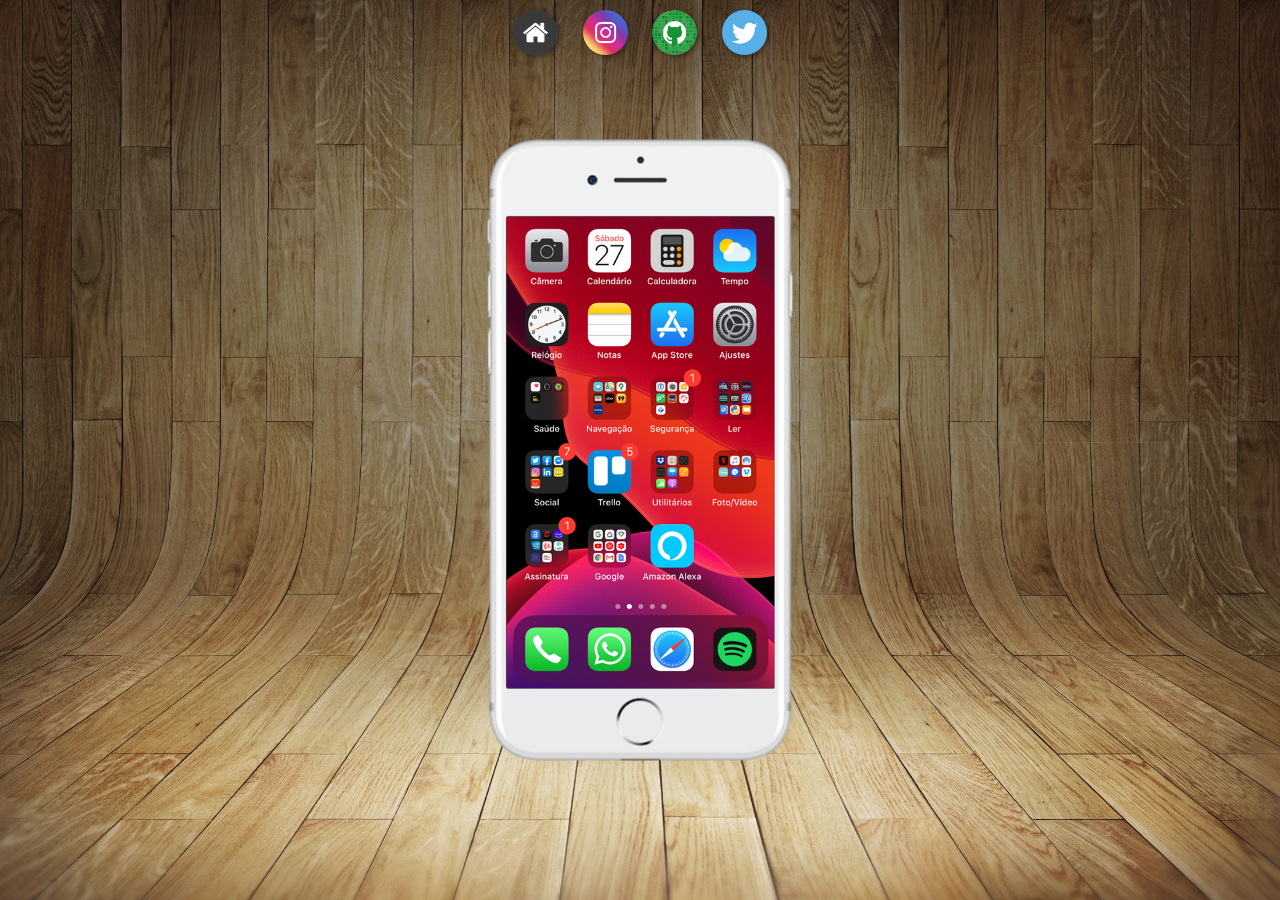
<file: index.html>
<!DOCTYPE html>
<html lang="pt-br">
<head>
    <meta charset="UTF-8">
    <meta name="viewport" content="width=device-width, initial-scale=1.0">
    <link rel="shortcut icon" href="favicon.ico" type="image/x-icon">
    <link rel="stylesheet" href="styles/style.css">
    <title>Projeto Social</title>
</head>
<body>
    <main>
        <section id="telefone">
            <iframe src="home.html" name="tela" id="tela" frameborder="0"></iframe>
        </section>
        <section id="redes-sociais">
            <a href="home.html" target="tela"><img src="imagens/logo-home.jpg" alt="Home"></a>
            <a href="instagram.html" target="tela"><img src="imagens/logo-instagram.jpg" alt="Instagram"></a>
            <a href="github.html" target="tela"><img src="imagens/logo-github.jpg" alt="GitHub"></a>
            <a href="instagram.html" target="tela"><img src="imagens/logo-twitter.jpg" alt="Twitter"></a>
        </section>
    </main>
    
</body>
</html>
</file>
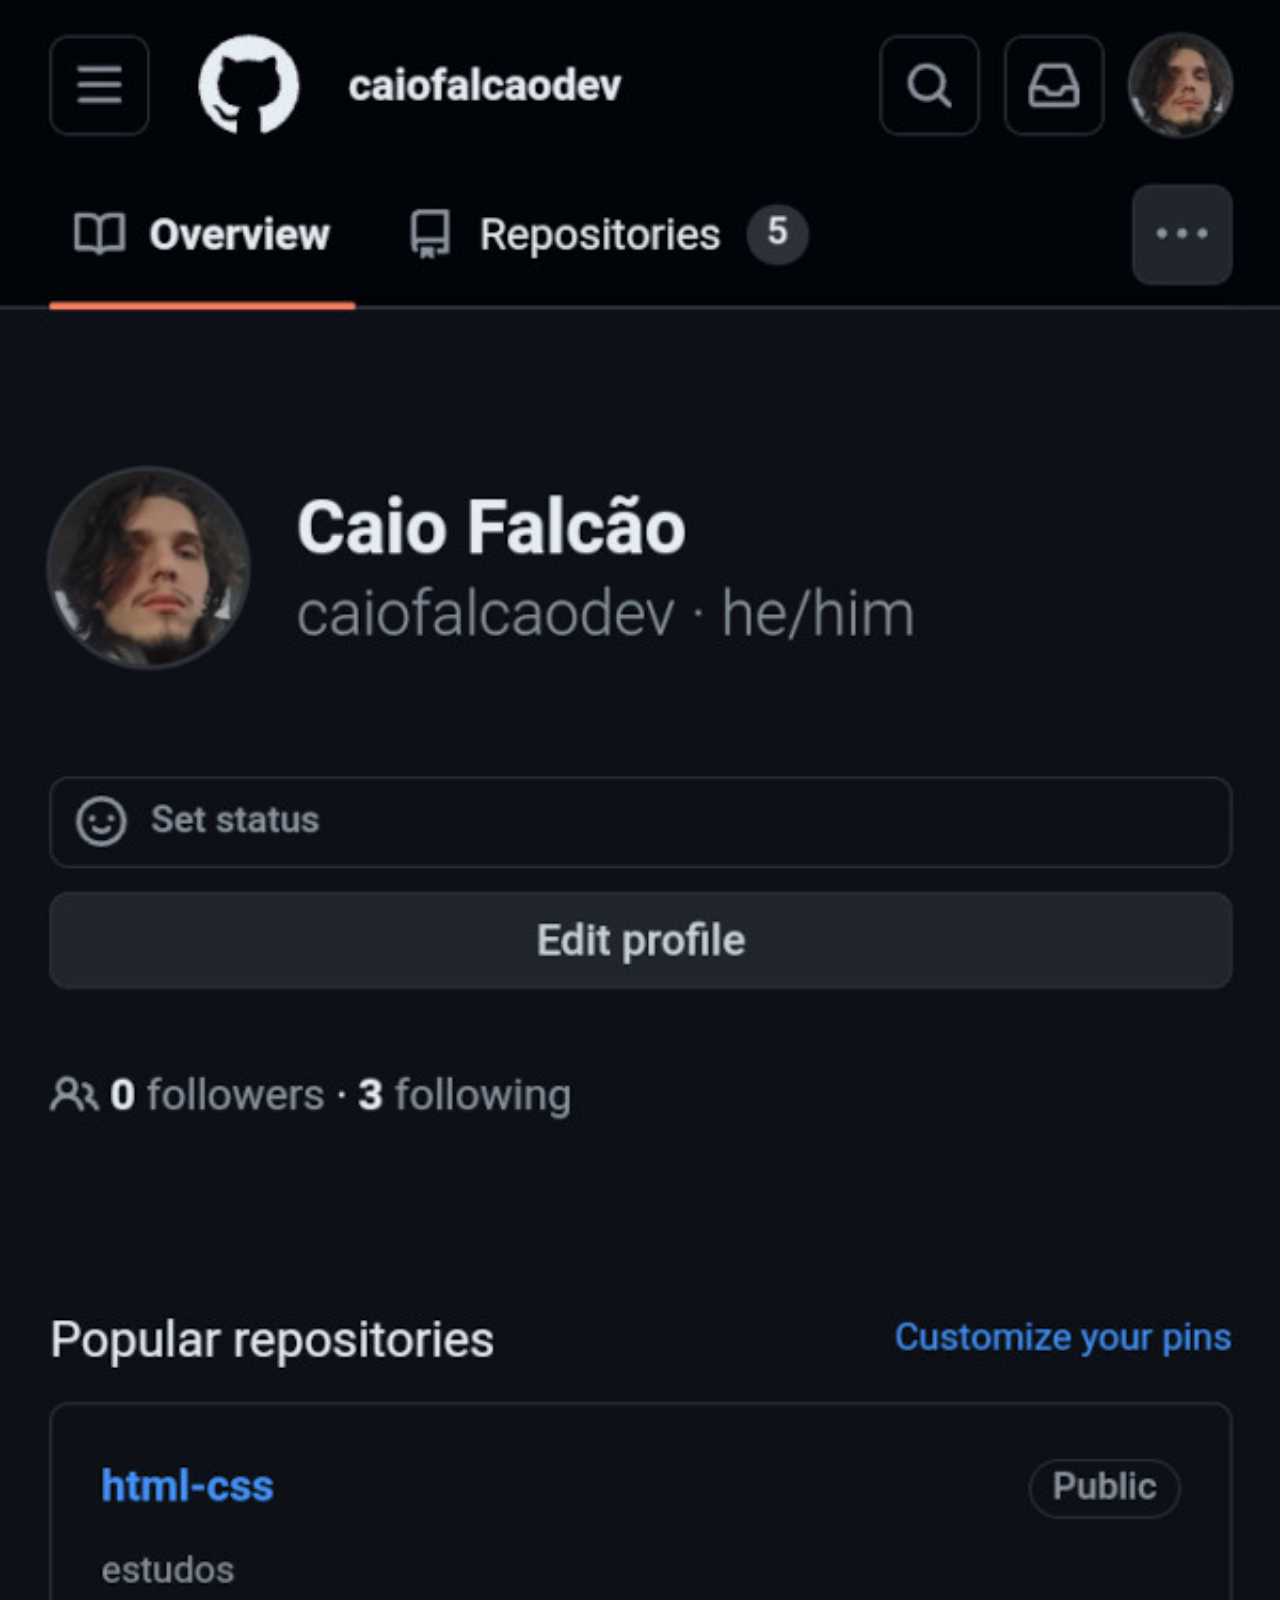
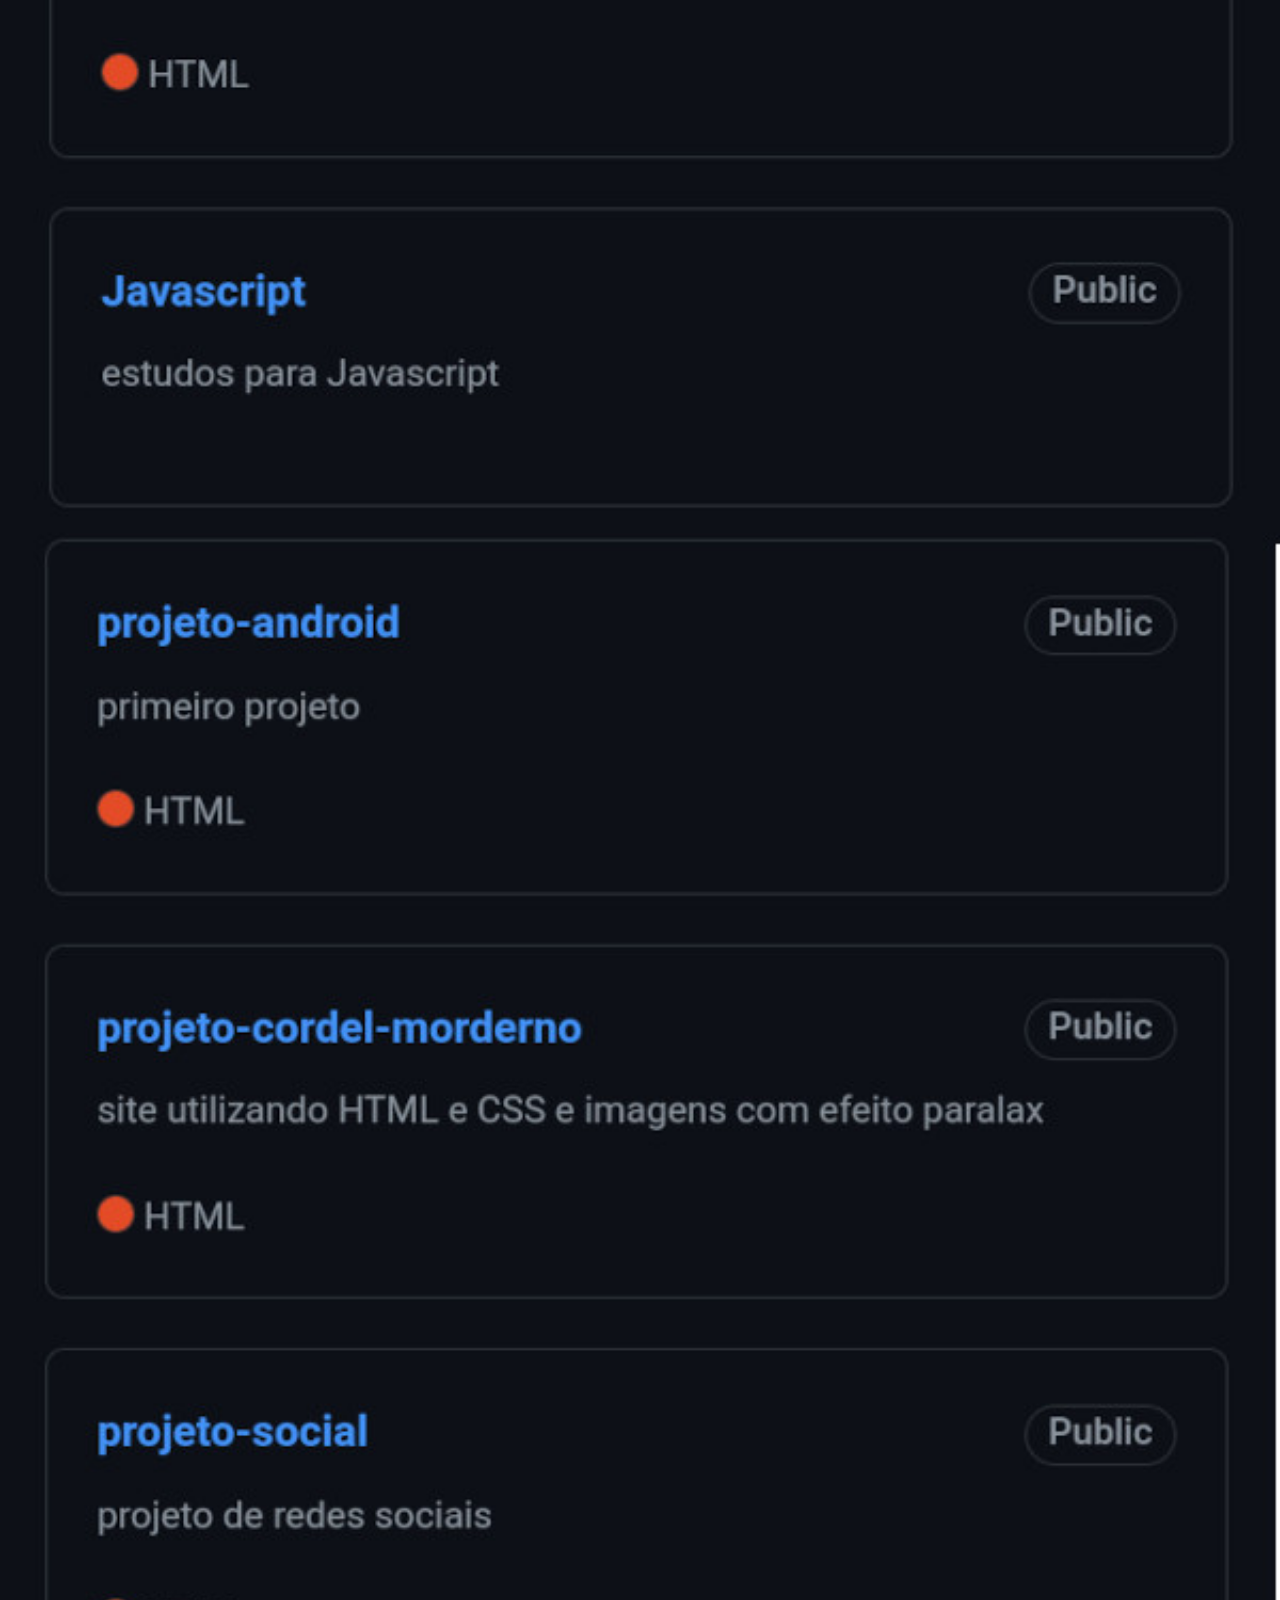
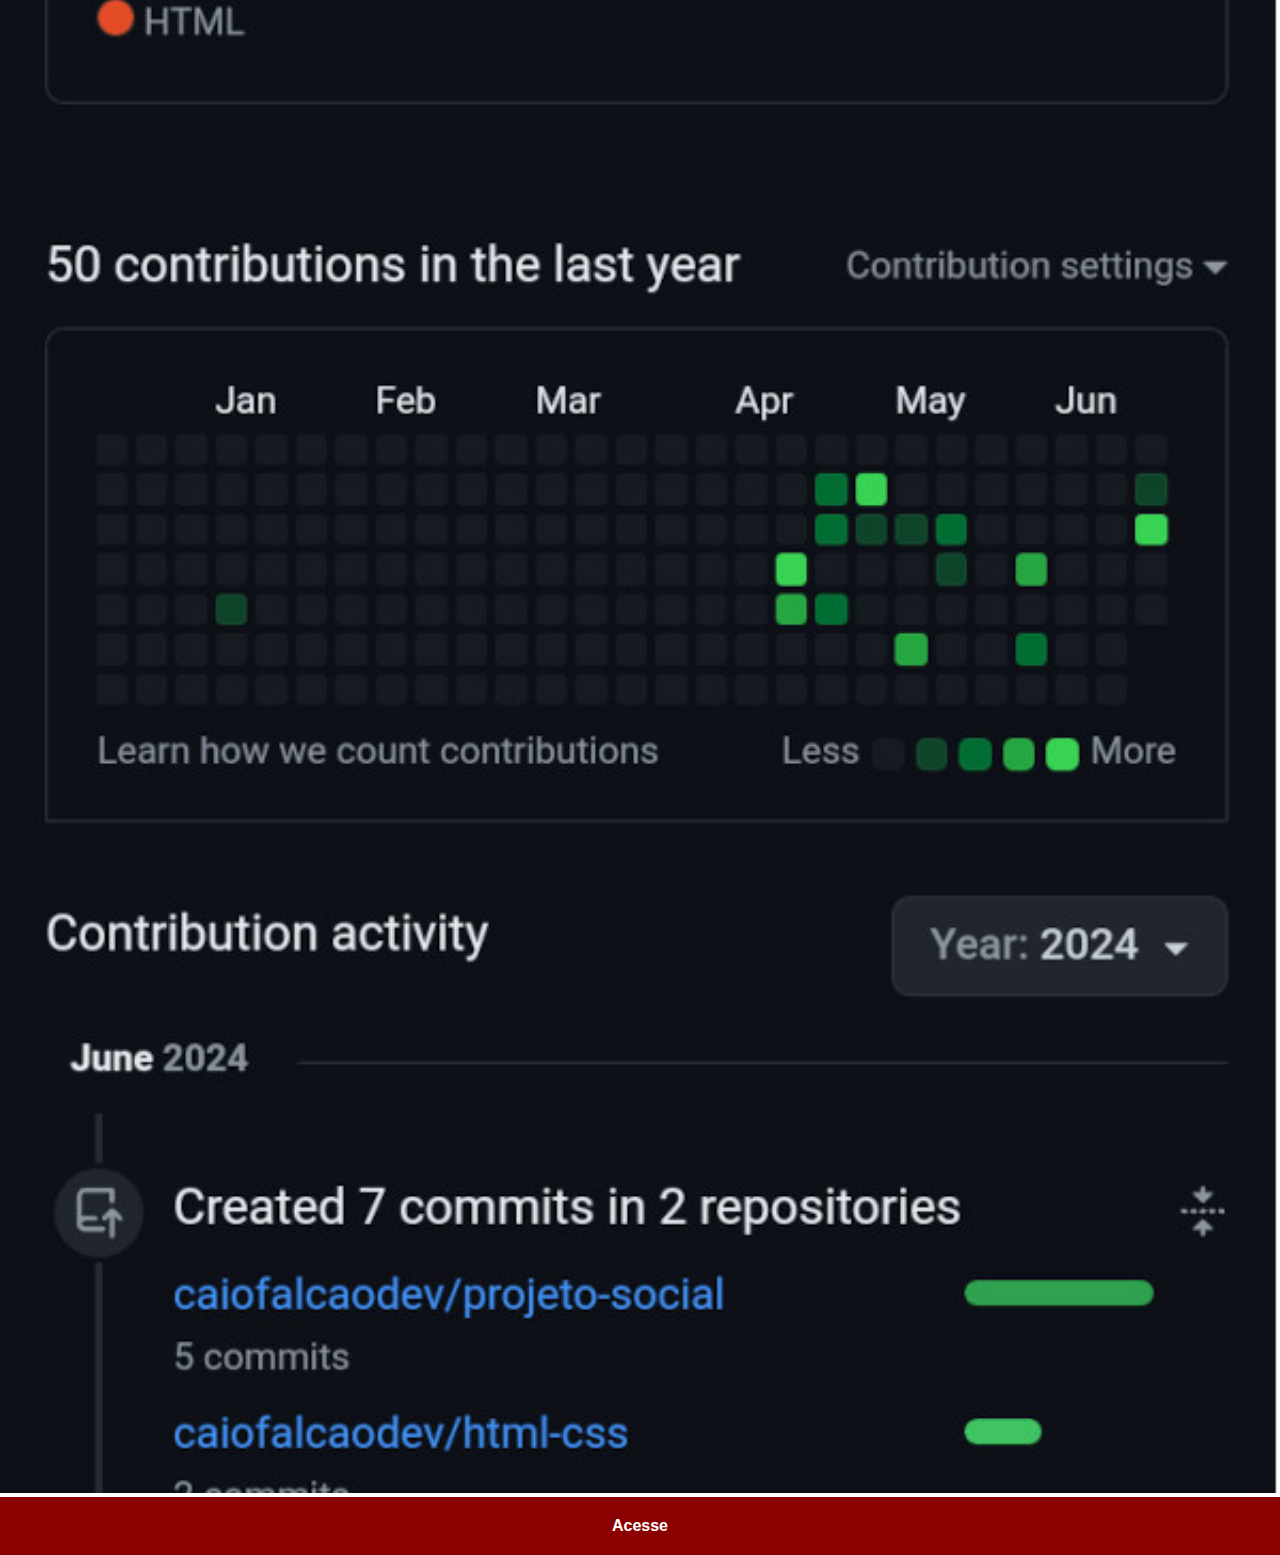
<file: github.html>
<!DOCTYPE html>
<html lang="en">
<head>
    <meta charset="UTF-8">
    <meta name="viewport" content="width=device-width, initial-scale=1.0">
    <link rel="stylesheet" href="styles/social.css">
    <title>GitHub</title>
</head>
<body>
    <img src="imagens/tela-github.jpg" alt="GitHub">
    <a href="https://github.com/caiofalcaodev" target="_blank">Acesse</a>
</body>
</html>
</file>
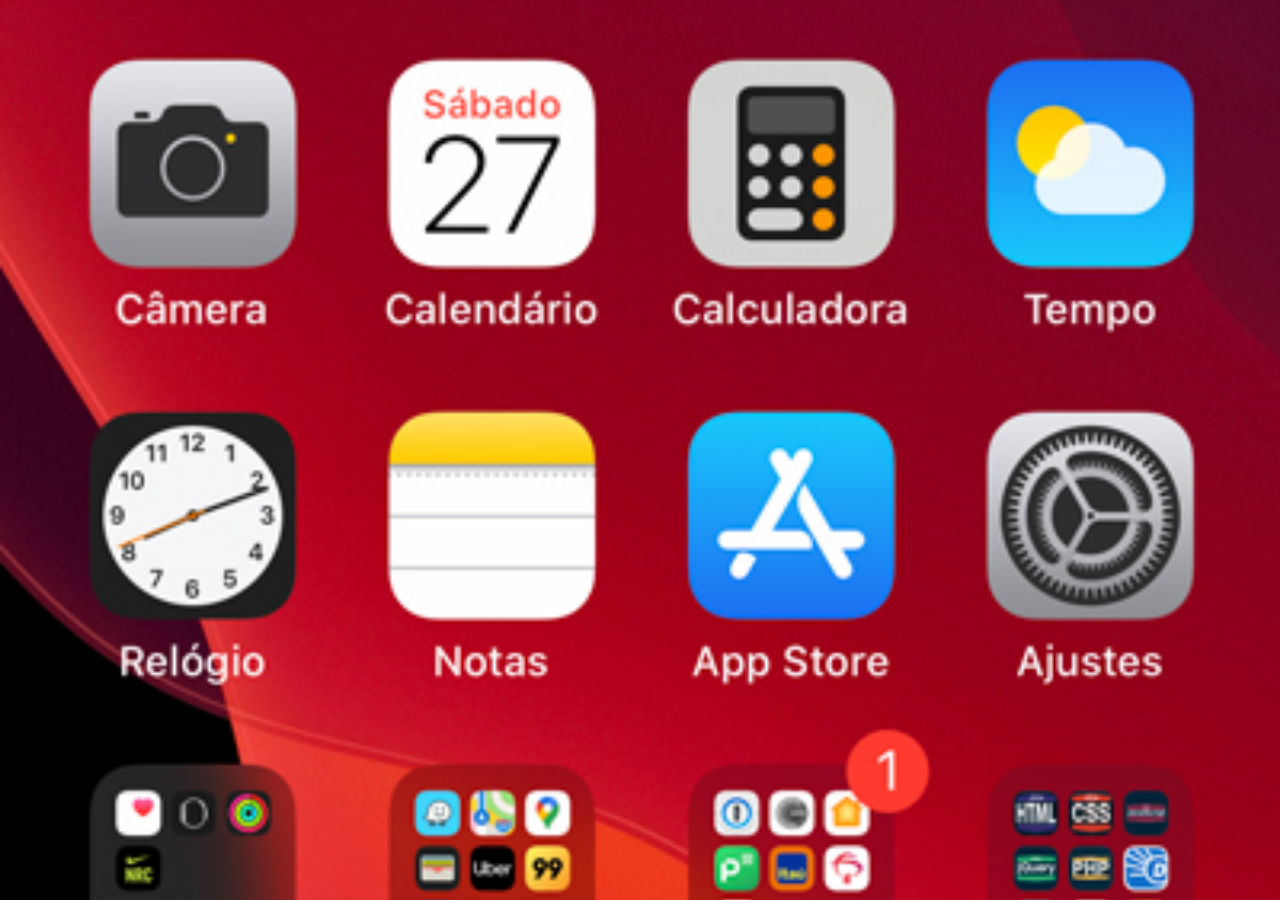
<file: home.html>
<!DOCTYPE html>
<html lang="pt-br">
<head>
    <meta charset="UTF-8">
    <meta name="viewport" content="width=device-width, initial-scale=1.0">
    <title>Home</title>
    <style>
        * {
            margin: 0px;
            padding: 0px;
        }
        body {
            height: 100vh;
            width: 100vw;
            background: black url('imagens/tela-home.jpg') no-repeat top center;
            background-size: cover;
        }
    </style>
</head>
<body>
    
</body>
</html>
</file>
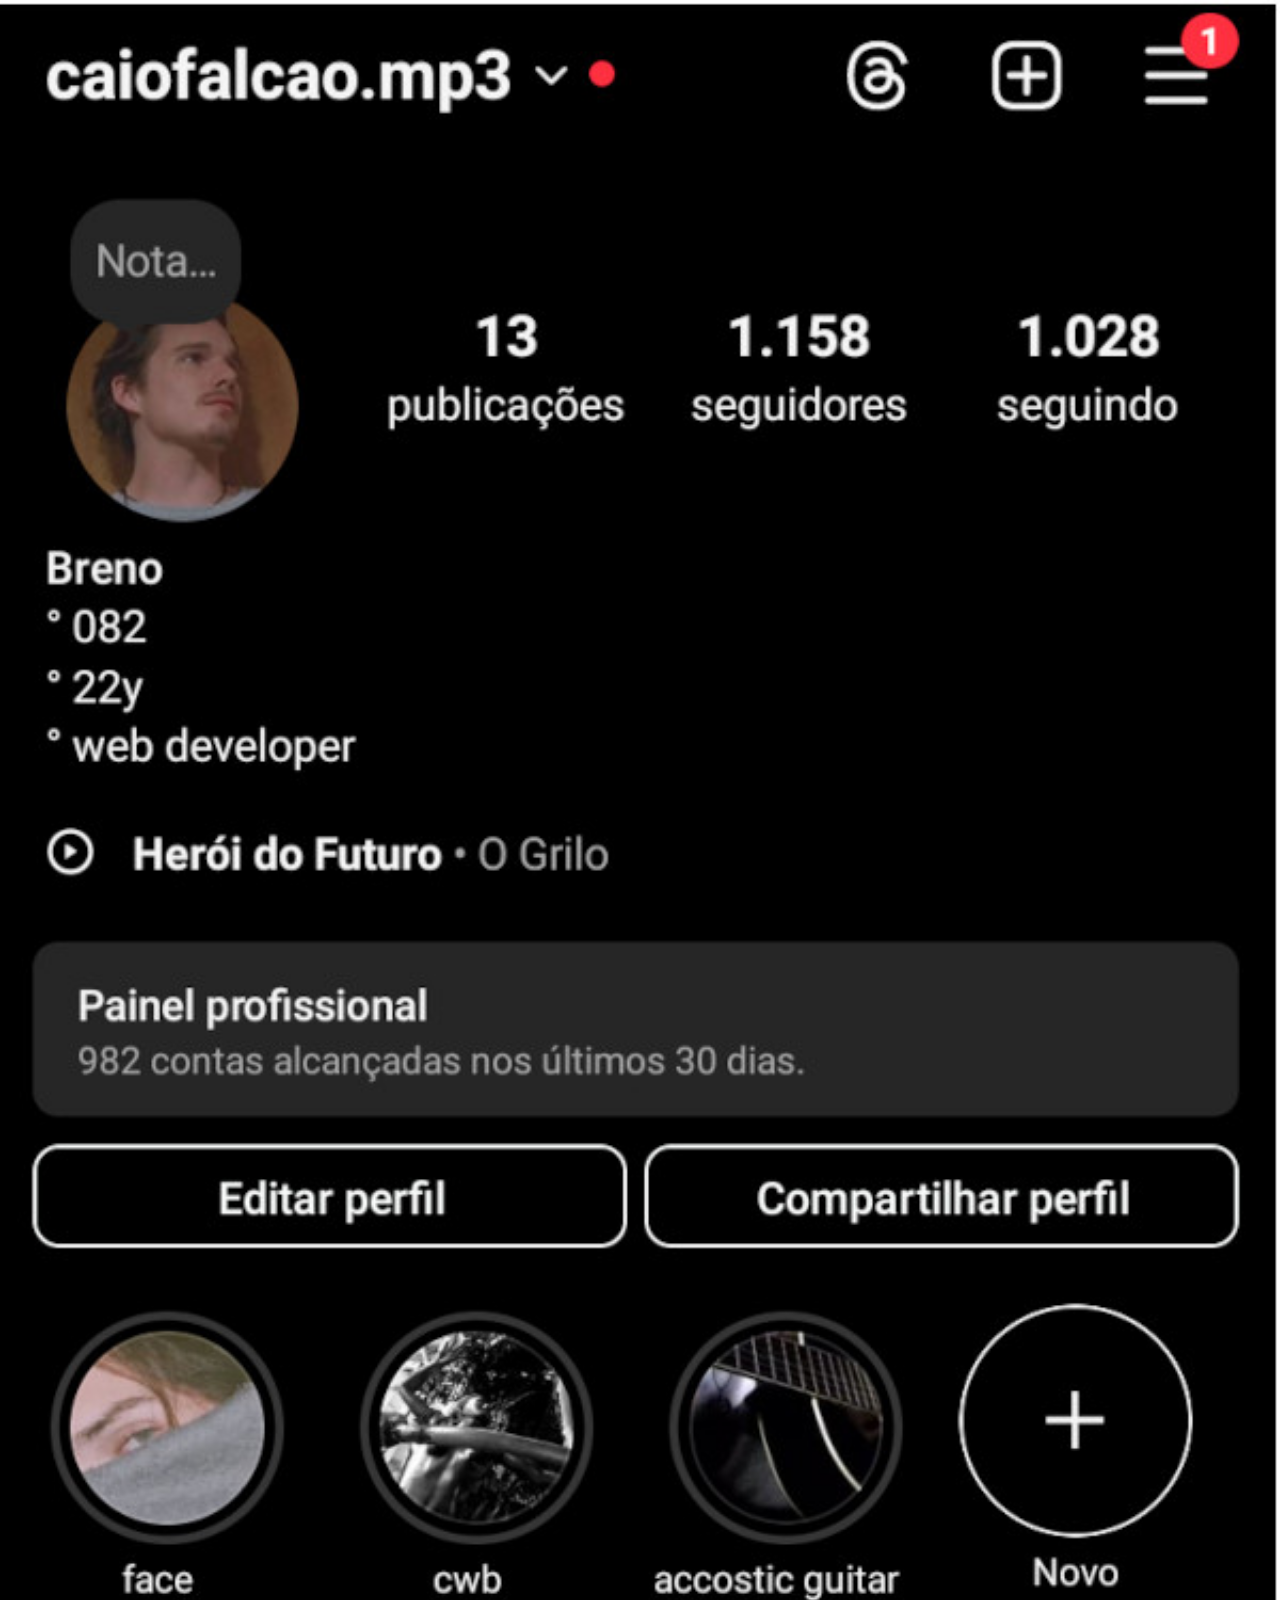
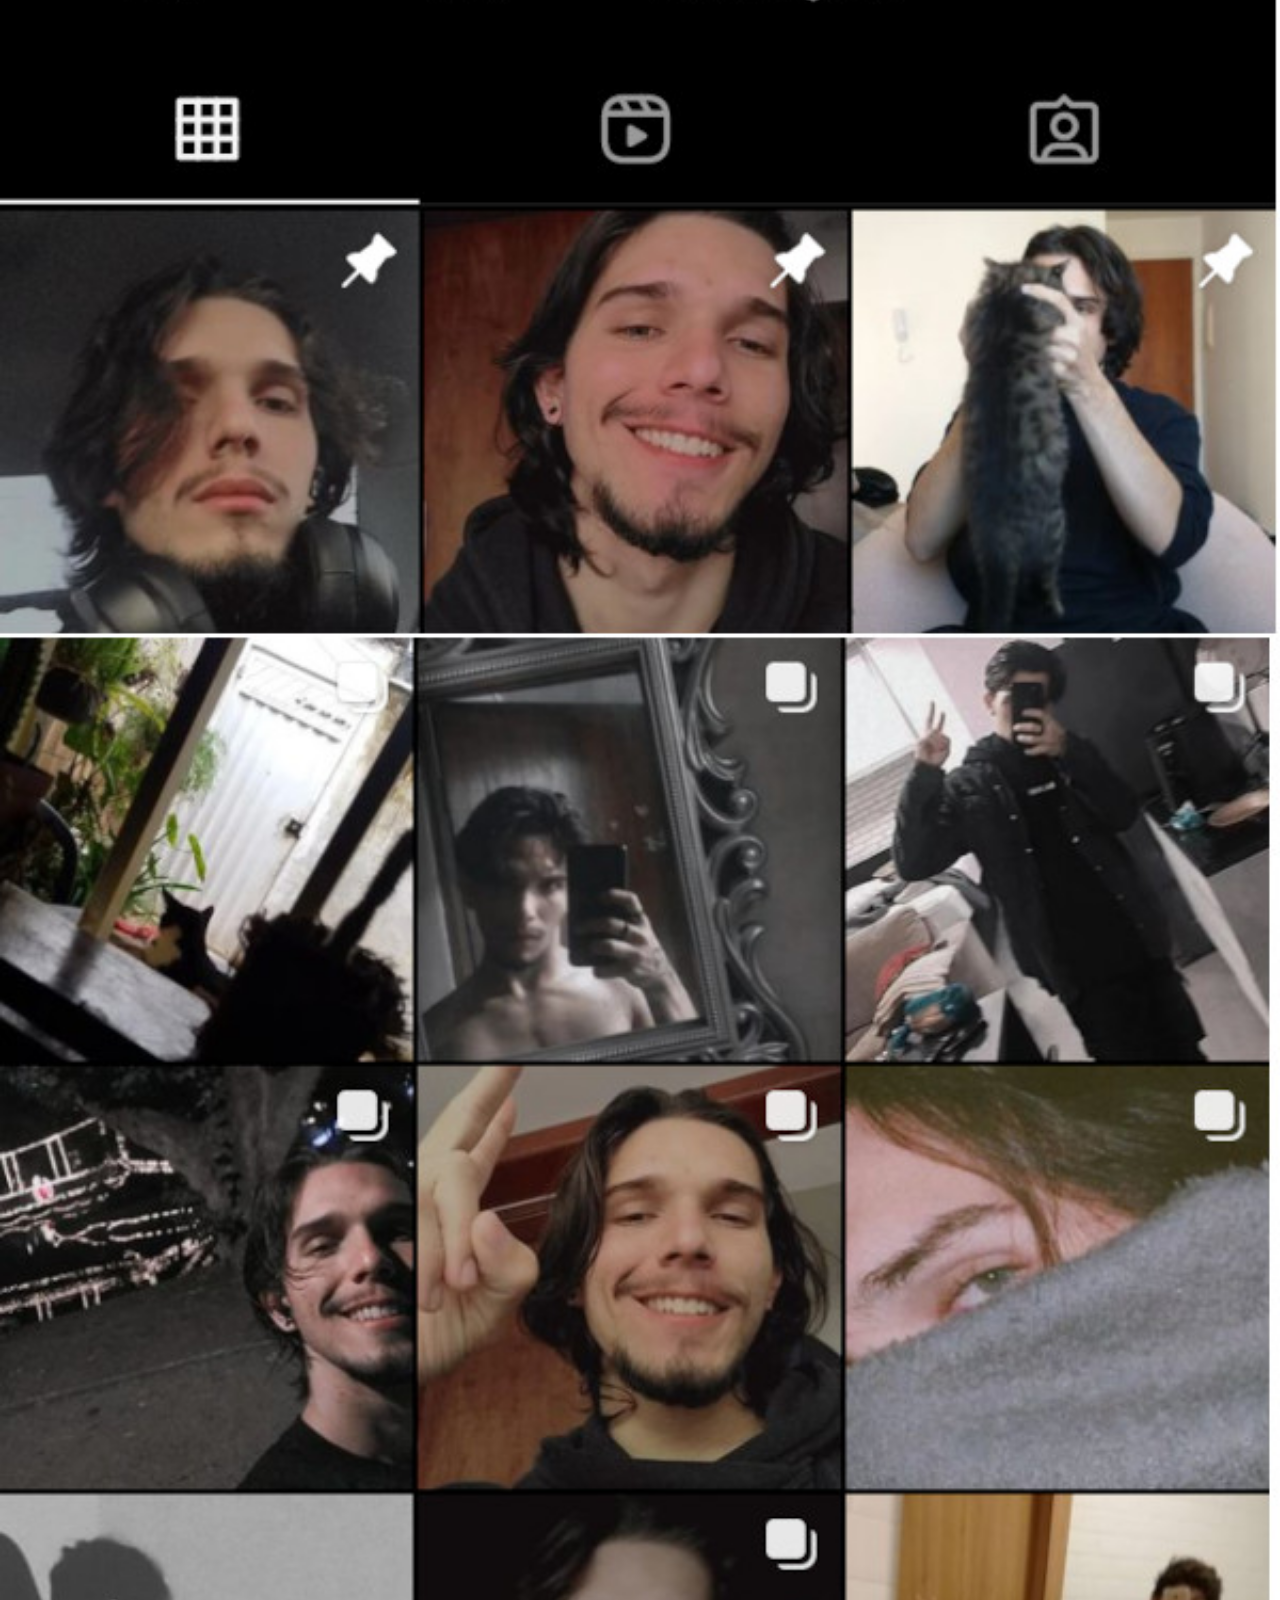
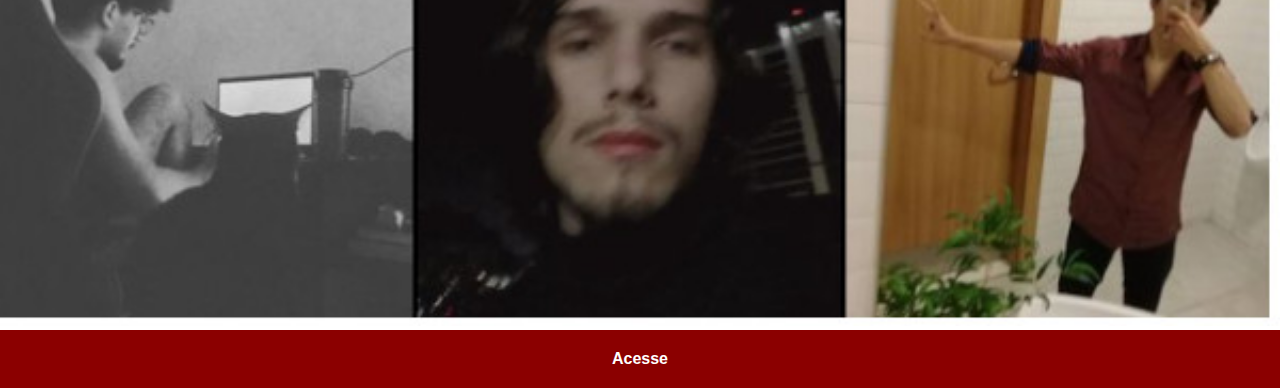
<file: instagram.html>
<!DOCTYPE html>
<html lang="pt-br">
<head>
    <meta charset="UTF-8">
    <meta name="viewport" content="width=device-width, initial-scale=1.0">
    <link rel="stylesheet" href="styles/social.css">
    <title>Instagram</title>
</head>
<body>
    <img src="imagens/tela-instagram.jpg" alt="YouTube">
    <a href="https://www.instagram.com/caiofalcao.mp3/" target="_blank">Acesse</a>
    
</body>
</html>
</file>
<file: styles/style.css>
@charset "UTF-8";

* {
    margin: 0px;
    padding: 0px;
    font-family: Arial, Helvetica, sans-serif;
}

html, body {
    height: 100vh;
    width: 100vw;
    background-color: black;
}

body {
    background: url(../imagens/fundo-madeira.jpg) no-repeat top center;
    background-size: cover;
    background-attachment: fixed;
}

main {
    height: 100vh;
    position: relative;
}

section#telefone {
    height: 627px;
    width: 311px;
    top: 50%;
    left: 50%;
    transform: translate(-50%, -50%);
    position: absolute;
    background: url(../imagens/frame-iphone.png) no-repeat;
}

iframe#tela {
    position: relative;
    top: 80px;
    left: 21.5px;
    width: 268px;
    height: 472px;
}

section#redes-sociais {
    text-align: center;
}

section#redes-sociais img {
    width: 45px;
    margin: 10px;
    border-radius: 50%;
    box-shadow: 2px 2px 5px rgba(0, 0, 0, 0.404);
    box-sizing: border-box;
}

section#redes-sociais img:hover{
    border: 2px solid rgba(255, 255, 255, 0.705);
    transform: translate(-3%, -3%);
    box-shadow: 5px 5px 10px rgba(0, 0, 0, 0.411);
    transition: 0.2s, border 0.2s;
}
</file>
<file: styles/social.css>
@charset "UTF-8";

* {
    margin: 0px;
    padding: 0px;
}

img {
    width: 100vw;
}

::-webkit-scrollbar {
    width: 0px;
    height: 0px;
}

a {
    font-family: Arial, Helvetica, sans-serif;
    display: block;
    color: white;
    background-color: darkred;
    text-align: center;
    font-weight: bolder;
    text-decoration: none;
    padding: 20px;
}

a:hover {
    background-color: red;
}
</file>
